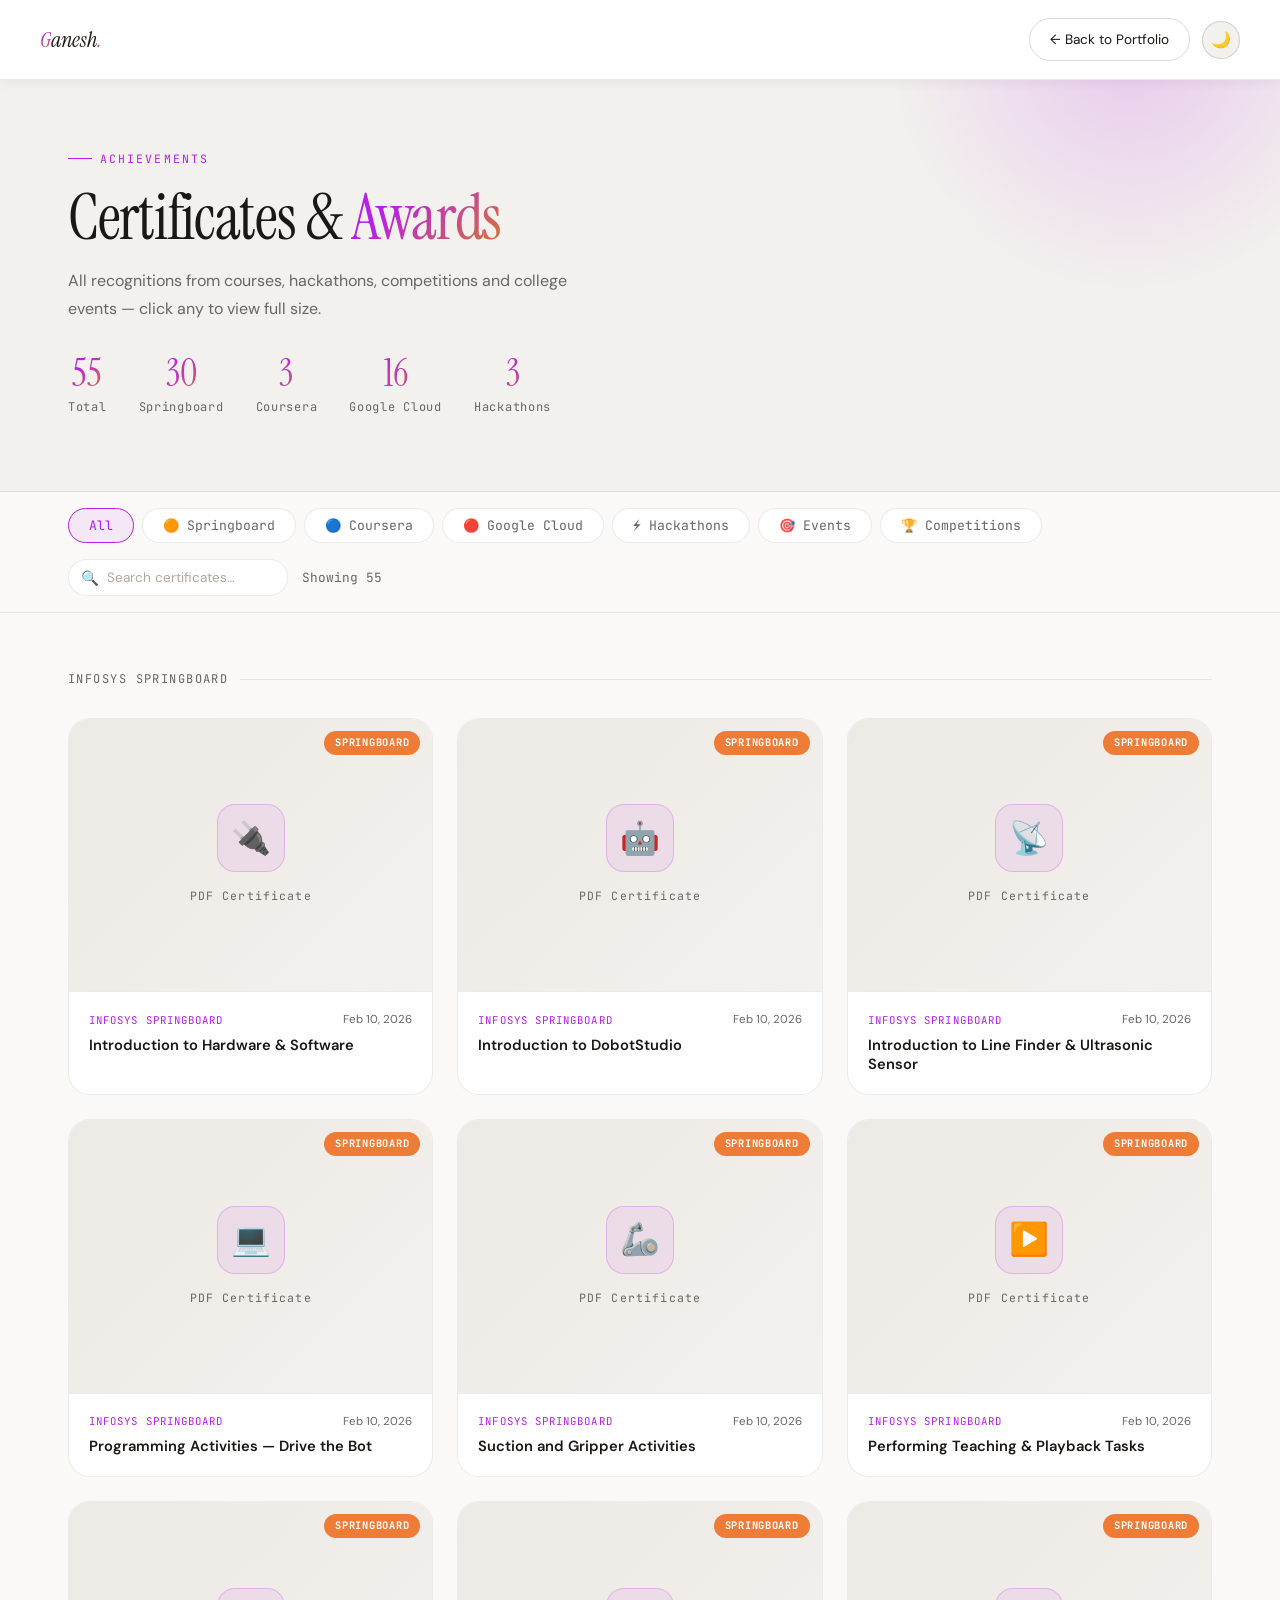
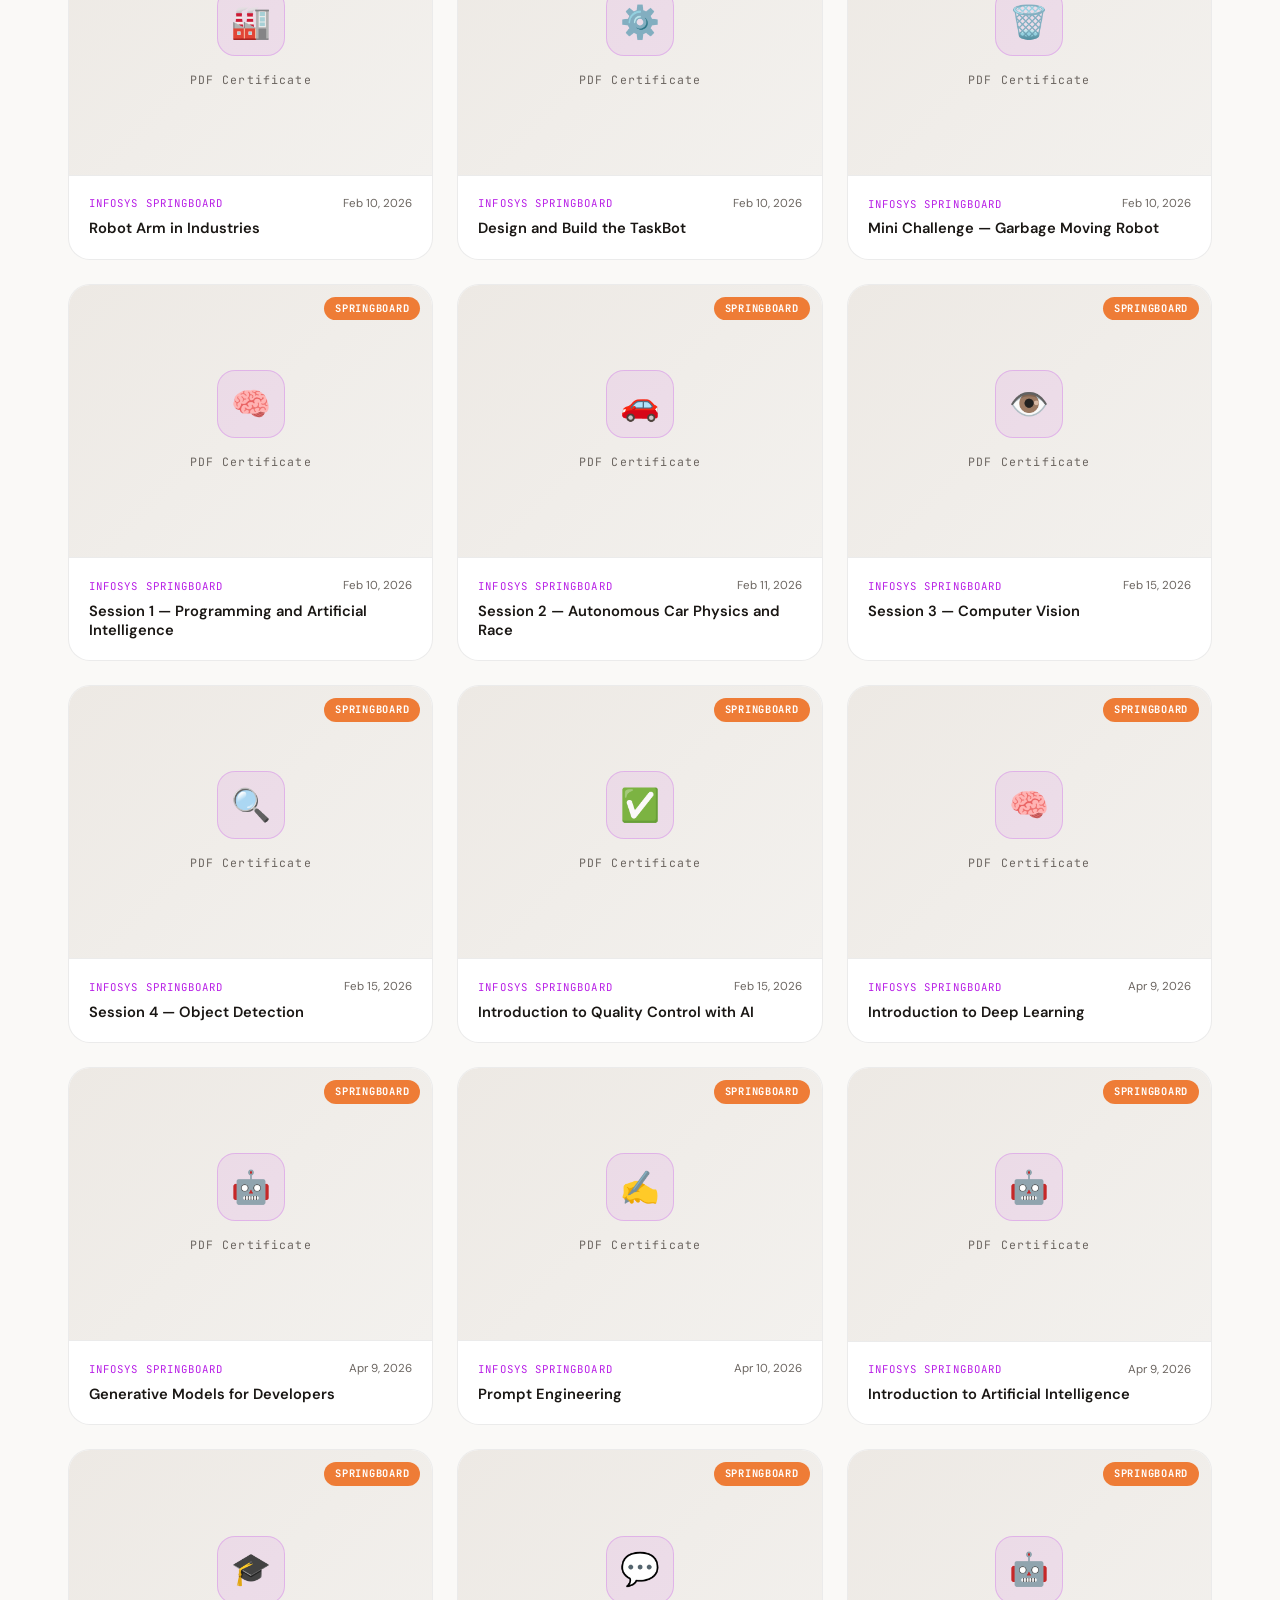
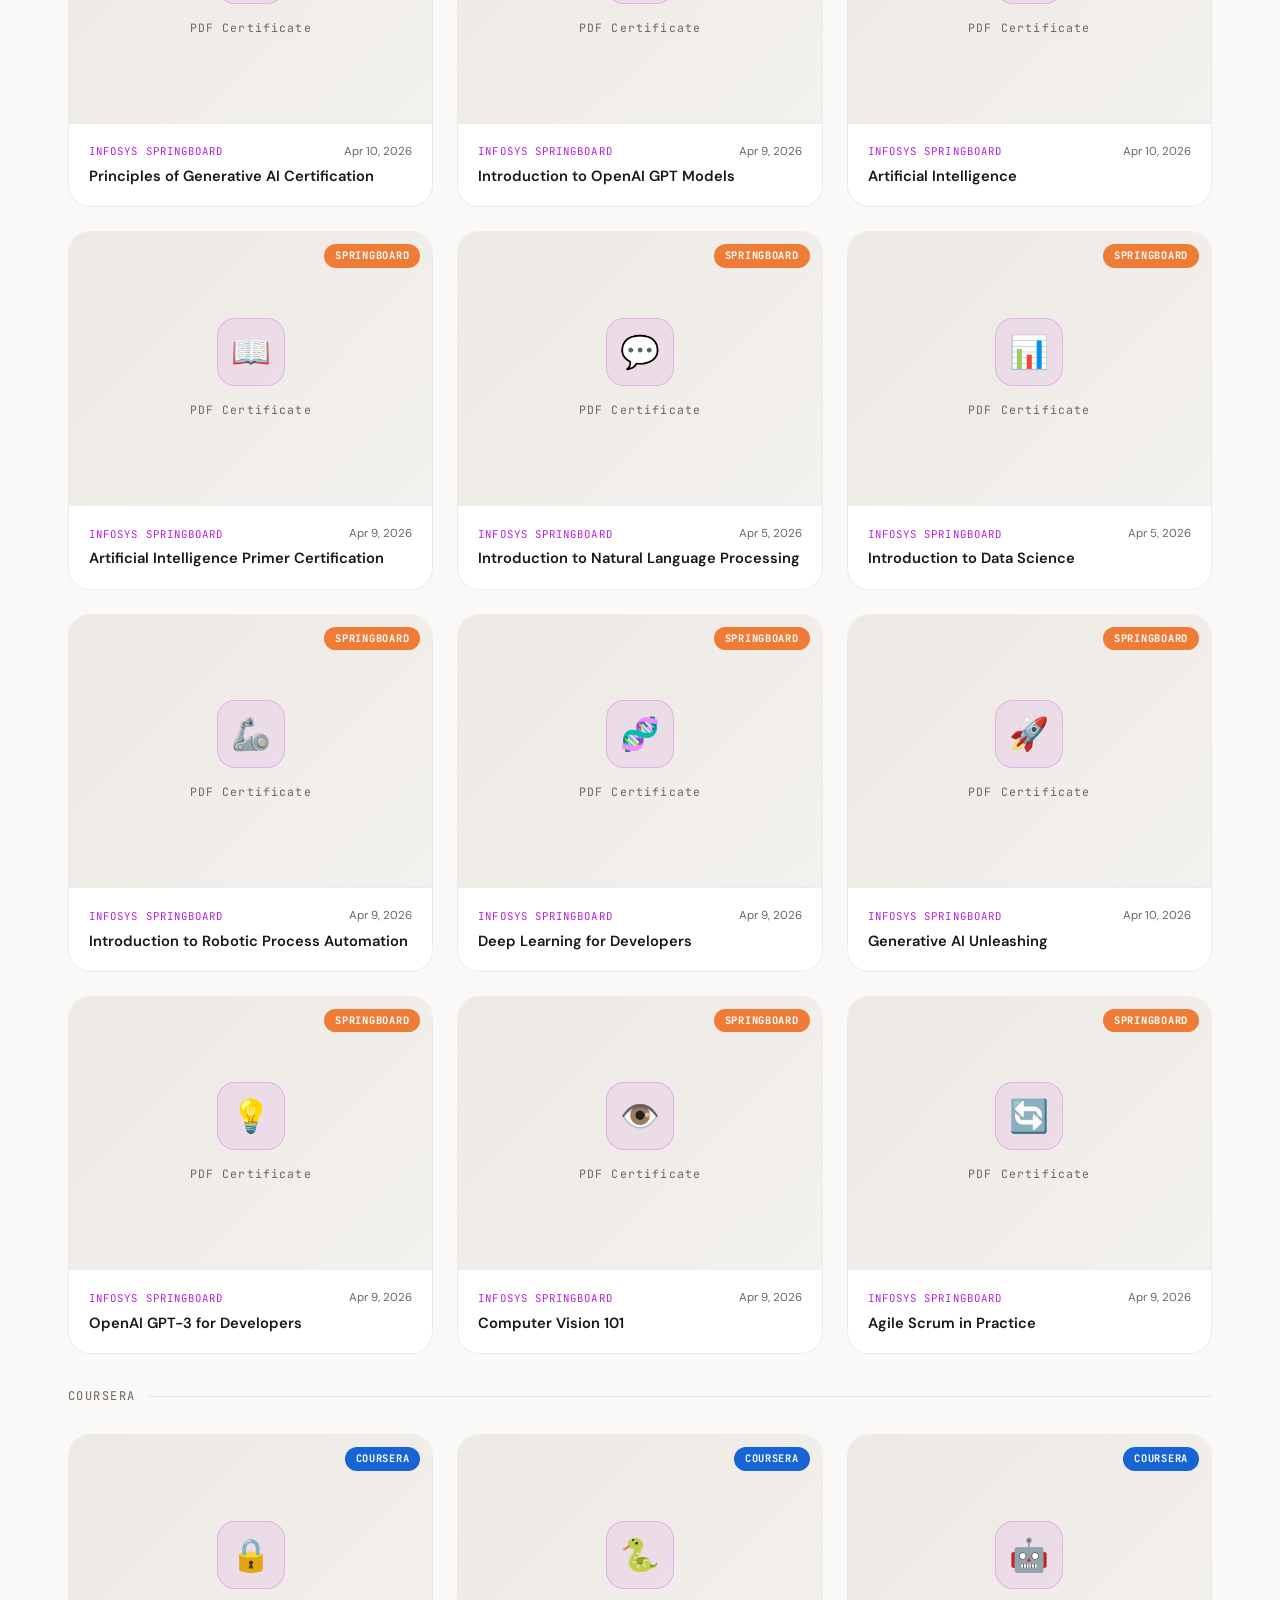
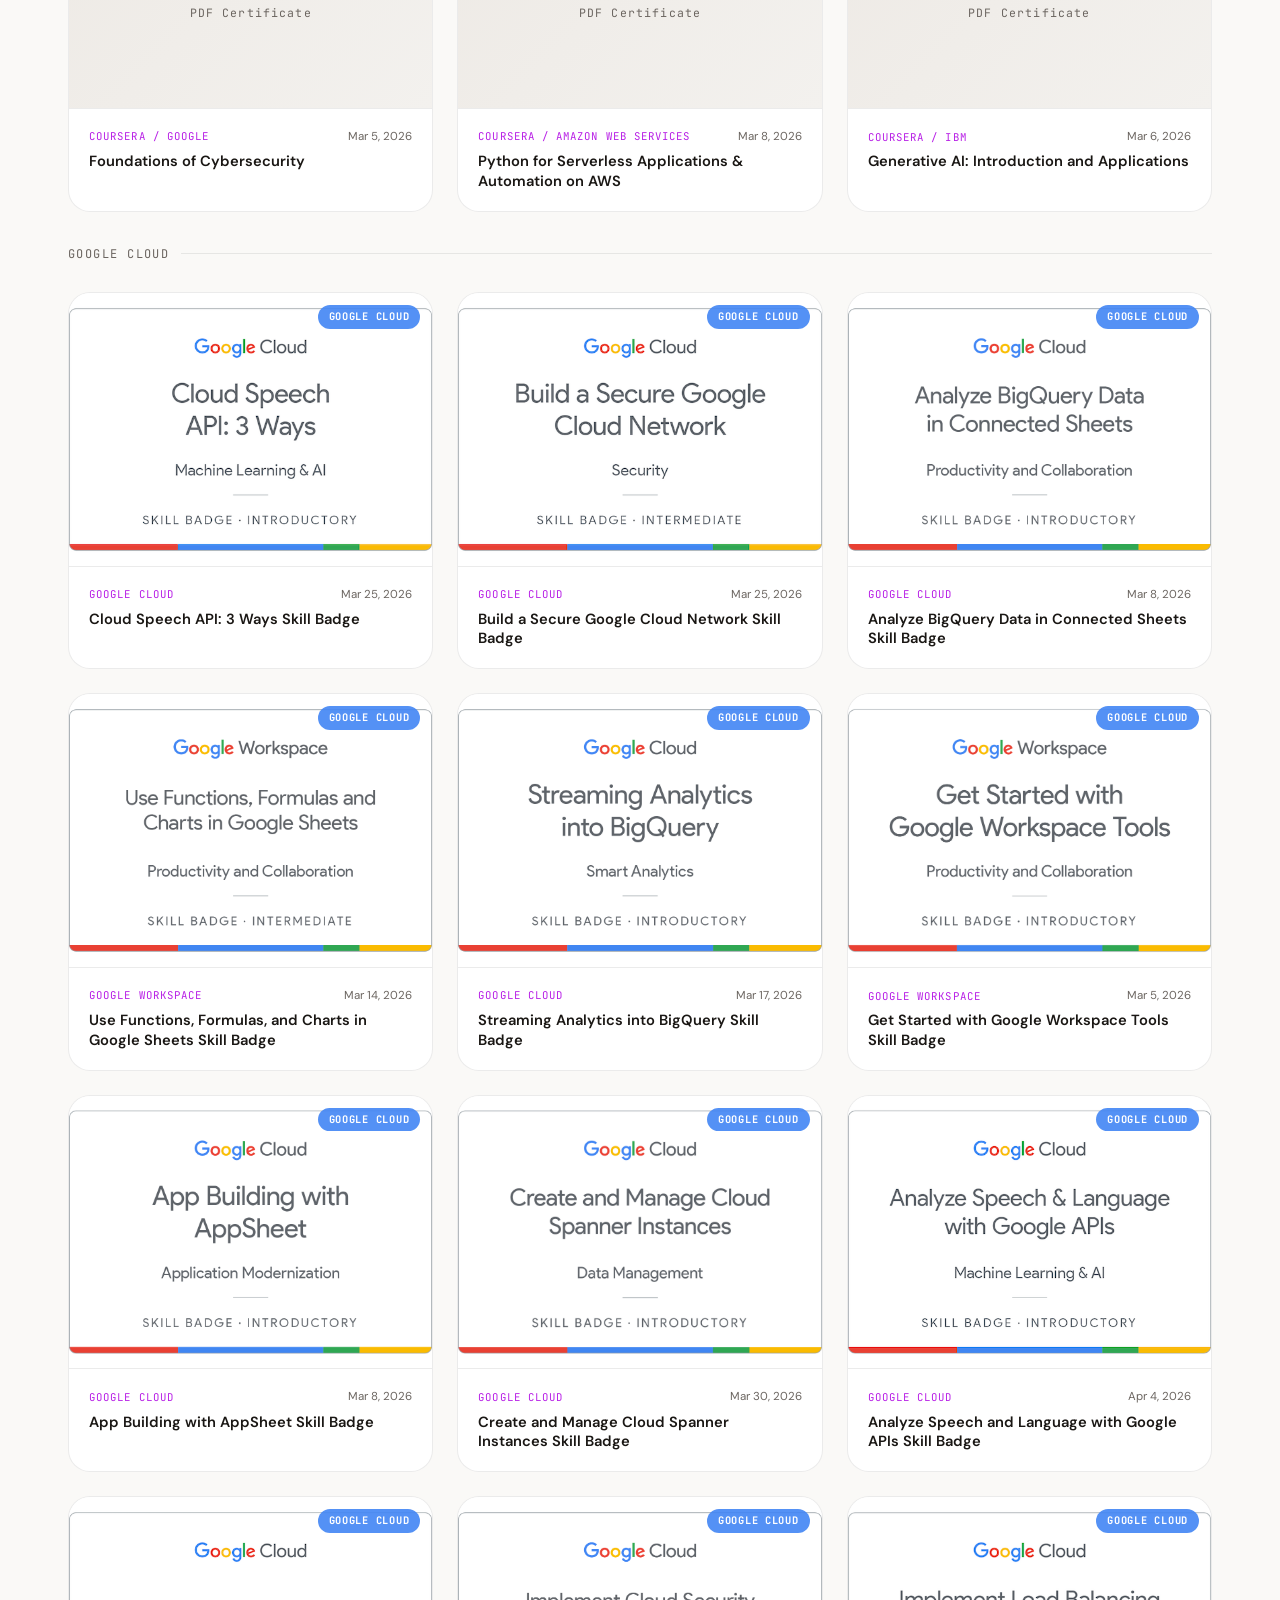
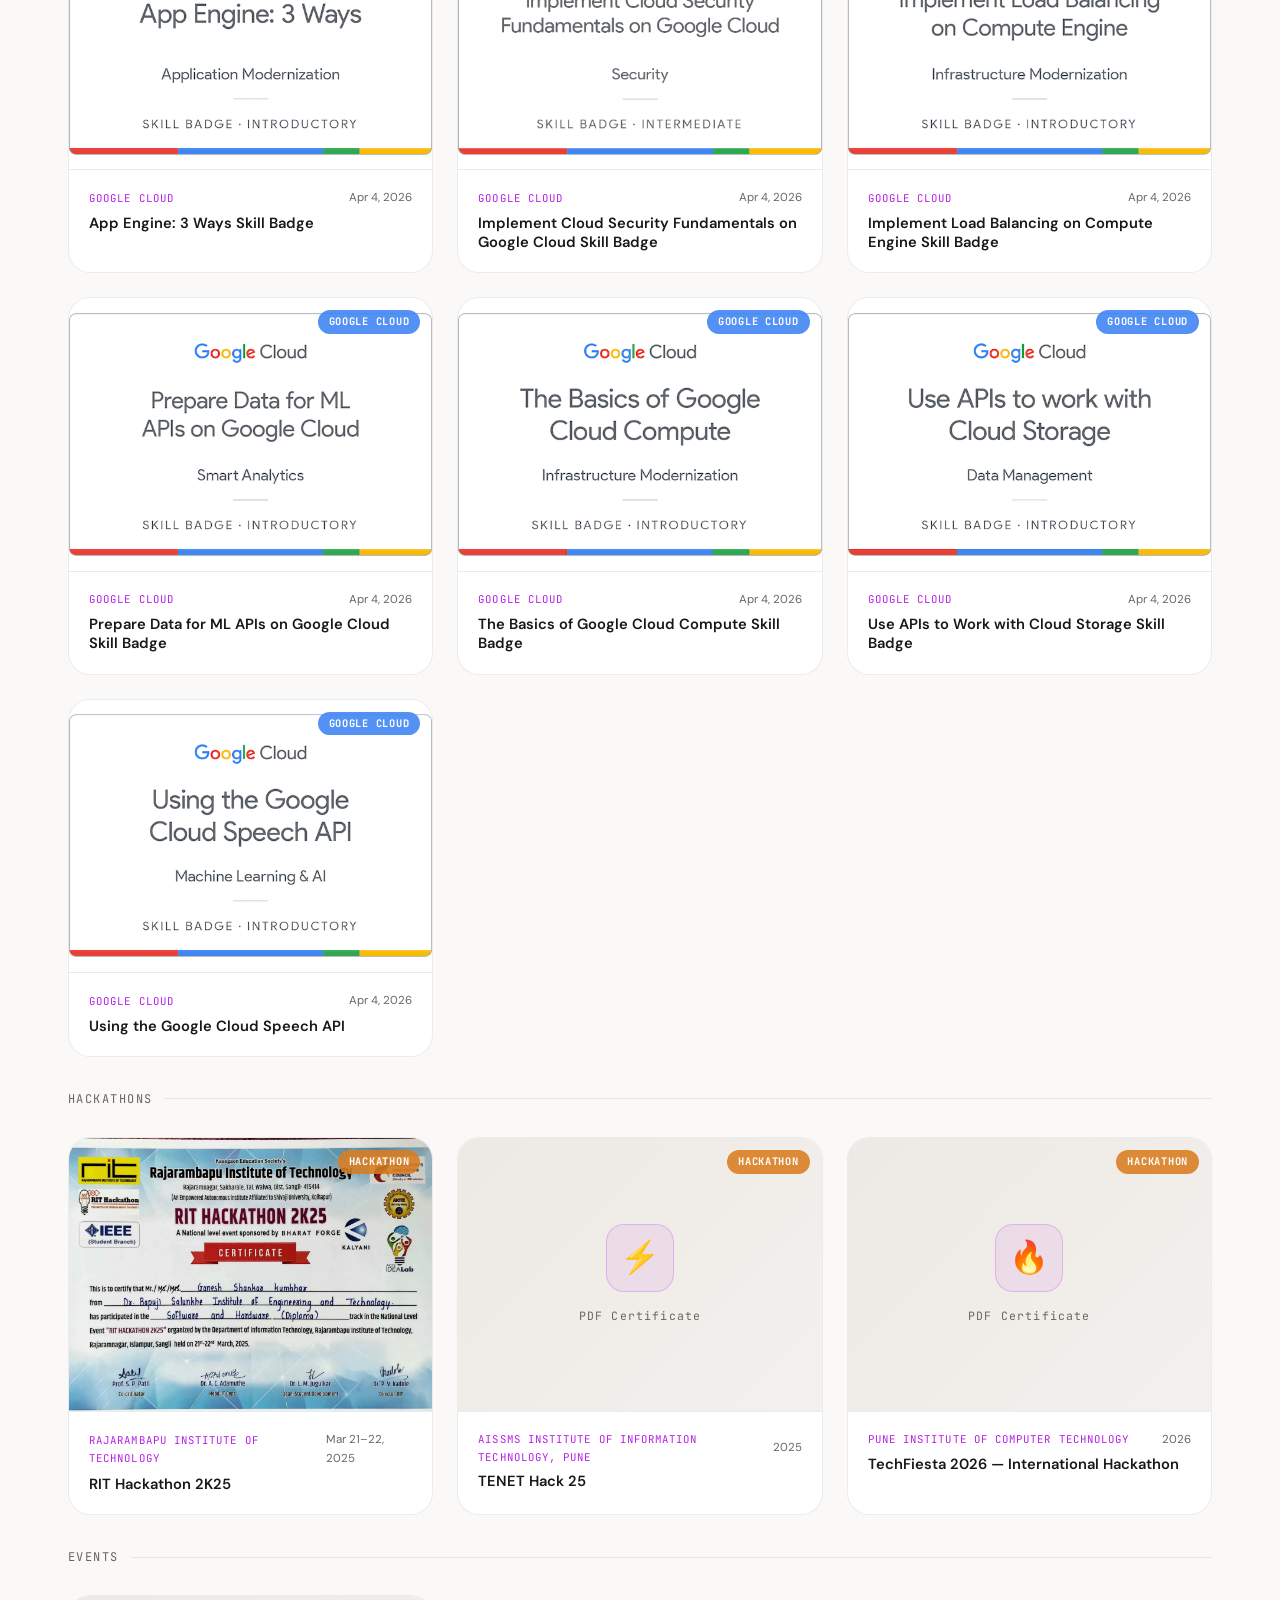
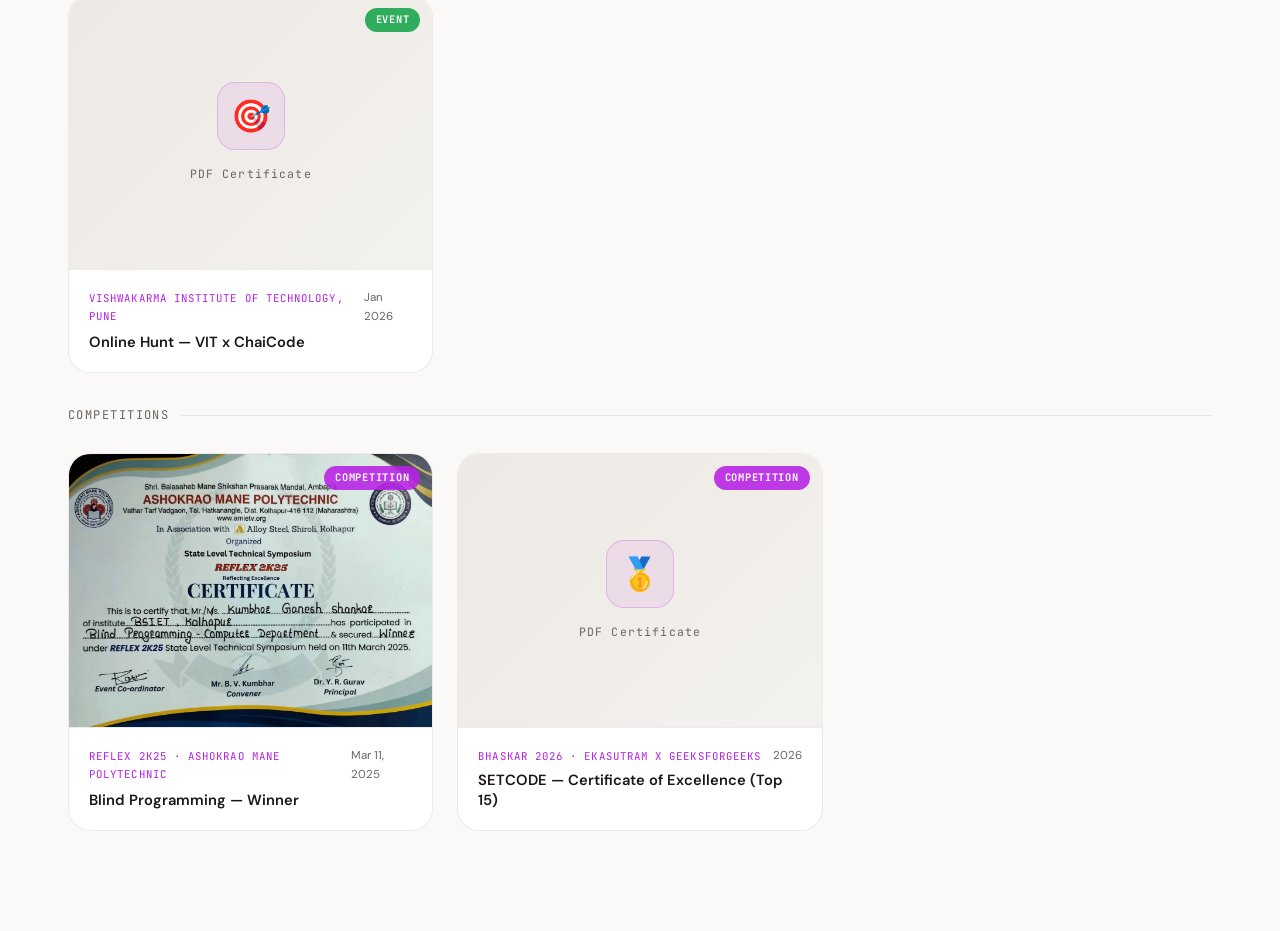
<file: certificates.html>
<!DOCTYPE html>
<html lang="en" data-theme="light">
<head>
  <meta charset="UTF-8" />
  <meta name="viewport" content="width=device-width, initial-scale=1.0" />
  <title>Certificates & Awards — Ganesh Kumbhar</title>
  <link rel="preconnect" href="https://fonts.googleapis.com" />
  <link rel="preconnect" href="https://fonts.gstatic.com" crossorigin />
  <link href="https://fonts.googleapis.com/css2?family=Instrument+Serif:ital@0;1&family=DM+Sans:ital,opsz,wght@0,9..40,300;0,9..40,400;0,9..40,500;0,9..40,600&family=JetBrains+Mono:wght@400;500&display=swap" rel="stylesheet" />
  <link rel="icon" type="image/svg+xml" href="data:image/svg+xml,<svg xmlns='http://www.w3.org/2000/svg' viewBox='0 0 100 100'><defs><linearGradient id='g' x1='0%25' y1='0%25' x2='100%25' y2='100%25'><stop offset='0%25' style='stop-color:%23b820e6'/><stop offset='100%25' style='stop-color:%23da7d20'/></linearGradient></defs><rect width='100' height='100' rx='22' fill='url(%23g)'/><text x='50' y='72' font-family='Georgia' font-size='62' font-weight='bold' fill='white' text-anchor='middle'>G</text></svg>" />

  <style>
  /* ══ TOKENS ══════════════════════════════════════════════ */
  :root {
    --bg:          #faf9f7;  --bg2: #f3f1ee;  --bg3: #ede9e4;
    --surface:     #ffffff;
    --border:      rgba(0,0,0,0.08);
    --border2:     rgba(0,0,0,0.15);
    --text:        #1a1714;  --text2: #6b6560;  --text3: #b0a99f;
    --accent:      #b820e6;  --accent2: #da7d20;
    --accent-soft: rgba(184,32,230,0.08);
    --accent-glow: rgba(184,32,230,0.18);
    --grad:        linear-gradient(135deg,#b820e6,#da7d20);
    --grad-text:   linear-gradient(135deg,#b820e6 30%,#da7d20);
    --shadow-sm:   0 2px 12px rgba(0,0,0,0.06);
    --shadow-md:   0 8px 32px rgba(0,0,0,0.10);
    --shadow-lg:   0 24px 60px rgba(0,0,0,0.13);
    --radius:      14px;  --radius-lg: 22px;  --radius-xl: 32px;
    --ease:        cubic-bezier(.4,0,.2,1);  --t: 0.28s;
  }
  [data-theme="dark"] {
    --bg:          #0e0c0a;  --bg2: #141210;  --bg3: #1c1916;
    --surface:     #1e1b17;
    --border:      rgba(255,255,255,0.07);
    --border2:     rgba(255,255,255,0.14);
    --text:        #f0ece6;  --text2: #9a9089;  --text3: #4a4540;
    --accent:      #d44aff;  --accent2: #ff8c30;
    --accent-soft: rgba(212,74,255,0.10);
    --accent-glow: rgba(212,74,255,0.22);
    --grad:        linear-gradient(135deg,#d44aff,#ff8c30);
    --grad-text:   linear-gradient(135deg,#d44aff 30%,#ff8c30);
    --shadow-sm:   0 2px 12px rgba(0,0,0,0.3);
    --shadow-md:   0 8px 32px rgba(0,0,0,0.4);
    --shadow-lg:   0 24px 60px rgba(0,0,0,0.55);
  }

  /* ══ RESET ═══════════════════════════════════════════════ */
  *,*::before,*::after{margin:0;padding:0;box-sizing:border-box}
  html{scroll-behavior:smooth}
  body{font-family:'DM Sans',sans-serif;background:var(--bg);color:var(--text);line-height:1.7;overflow-x:hidden;transition:background var(--t) var(--ease),color var(--t) var(--ease)}
  a{color:inherit;text-decoration:none}
  img{display:block;max-width:100%}
  button{font-family:inherit;cursor:pointer}
  ::-webkit-scrollbar{width:4px}
  ::-webkit-scrollbar-track{background:var(--bg)}
  ::-webkit-scrollbar-thumb{background:var(--accent);border-radius:2px}
  ::selection{background:var(--accent-soft);color:var(--accent)}

  /* ══ UTILS ═══════════════════════════════════════════════ */
  .container{max-width:1200px;margin:0 auto;padding:0 28px}
  .grad-text{background:var(--grad-text);-webkit-background-clip:text;-webkit-text-fill-color:transparent;background-clip:text}
  .reveal{opacity:0;transform:translateY(22px);transition:opacity .6s var(--ease),transform .6s var(--ease)}
  .reveal.in{opacity:1;transform:none}

  /* ══ NAV ═════════════════════════════════════════════════ */
  .nav{
    position:fixed;top:0;inset-inline:0;z-index:999;
    padding:18px 40px;
    display:flex;align-items:center;justify-content:space-between;
    background:var(--surface);
    border-bottom:1px solid var(--border);
    box-shadow:var(--shadow-sm);
    backdrop-filter:blur(16px);
    transition:all var(--t) var(--ease);
  }
  .nav-logo{font-family:'Instrument Serif',serif;font-size:1.4rem;font-style:italic;color:var(--text)}
  .nav-logo span{background:var(--grad-text);-webkit-background-clip:text;-webkit-text-fill-color:transparent;background-clip:text}
  .nav-right{display:flex;align-items:center;gap:12px}
  .back-btn{
    display:flex;align-items:center;gap:7px;
    padding:9px 20px;border-radius:50px;
    border:1.5px solid var(--border2);
    font-size:0.85rem;color:var(--text);
    transition:all var(--t) var(--ease);
  }
  .back-btn:hover{border-color:var(--accent);color:var(--accent);transform:translateX(-2px)}
  .theme-btn{
    width:38px;height:38px;border-radius:50%;
    border:1.5px solid var(--border2);background:var(--bg2);
    display:flex;align-items:center;justify-content:center;
    font-size:1rem;transition:all var(--t) var(--ease);color:var(--text2);
  }
  .theme-btn:hover{border-color:var(--accent);transform:rotate(20deg)}

  /* ══ HERO BANNER ═════════════════════════════════════════ */
  .page-hero{
    padding:140px 0 72px;
    background:var(--bg2);
    border-bottom:1px solid var(--border);
    position:relative;
    overflow:hidden;
  }
  .page-hero::before{
    content:'';position:absolute;top:-200px;right:-100px;
    width:500px;height:500px;border-radius:50%;
    background:radial-gradient(circle,var(--accent-glow),transparent 70%);
    pointer-events:none;
  }
  .page-hero-tag{
    display:inline-flex;align-items:center;gap:8px;
    font-family:'JetBrains Mono',monospace;font-size:0.72rem;
    color:var(--accent);letter-spacing:0.18em;text-transform:uppercase;
    margin-bottom:16px;
  }
  .page-hero-tag::before{content:'';display:inline-block;width:24px;height:1px;background:var(--accent)}
  .page-hero h1{
    font-family:'Instrument Serif',serif;
    font-size:clamp(2.4rem,5vw,4rem);
    font-weight:400;line-height:1.05;letter-spacing:-0.02em;
    margin-bottom:16px;
  }
  .page-hero p{color:var(--text2);font-size:1rem;max-width:500px;margin-bottom:32px}

  /* Stats row */
  .cert-stats{display:flex;gap:32px;flex-wrap:wrap}
  .cert-stat{text-align:center}
  .cert-stat-n{
    font-family:'Instrument Serif',serif;font-size:2.4rem;
    background:var(--grad-text);-webkit-background-clip:text;-webkit-text-fill-color:transparent;background-clip:text;
    display:block;line-height:1;
  }
  .cert-stat-l{font-size:0.75rem;color:var(--text2);font-family:'JetBrains Mono',monospace;letter-spacing:0.06em}

  /* ══ TOOLBAR ═════════════════════════════════════════════ */
  .toolbar{
    position:sticky;top:57px;z-index:100;
    background:var(--bg);
    border-bottom:1px solid var(--border);
    padding:16px 0;
    backdrop-filter:blur(12px);
  }
  .toolbar-inner{display:flex;align-items:center;justify-content:space-between;gap:16px;flex-wrap:wrap}

  .filter-tabs{display:flex;gap:8px;flex-wrap:wrap}
  .ftab{
    padding:8px 20px;border-radius:50px;
    border:1.5px solid var(--border);background:var(--surface);
    font-size:0.82rem;font-family:'JetBrains Mono',monospace;
    color:var(--text2);transition:all var(--t) var(--ease);
  }
  .ftab.active,.ftab:hover{background:var(--accent-soft);border-color:var(--accent);color:var(--accent)}

  .search-wrap{position:relative}
  .search-input{
    padding:9px 16px 9px 38px;
    border:1.5px solid var(--border);border-radius:50px;
    background:var(--surface);color:var(--text);
    font-family:'DM Sans',sans-serif;font-size:0.85rem;
    width:220px;outline:none;
    transition:all var(--t) var(--ease);
  }
  .search-input:focus{border-color:var(--accent);box-shadow:0 0 0 3px var(--accent-soft);width:260px}
  .search-input::placeholder{color:var(--text3)}
  .search-icon{position:absolute;left:13px;top:50%;transform:translateY(-50%);font-size:0.9rem;pointer-events:none;color:var(--text3)}

  .count-label{font-size:0.8rem;color:var(--text2);font-family:'JetBrains Mono',monospace;white-space:nowrap}

  /* ══ GALLERY ═════════════════════════════════════════════ */
  .gallery-section{padding:48px 0 100px}

  .cert-gallery{
    display:grid;
    grid-template-columns:repeat(auto-fill,minmax(290px,1fr));
    gap:24px;
  }

  /* Category group headers */
  .cert-group-label{
    grid-column:1/-1;
    display:flex;align-items:center;gap:12px;
    padding:8px 0 4px;
    font-family:'JetBrains Mono',monospace;font-size:0.75rem;
    color:var(--text2);letter-spacing:0.12em;text-transform:uppercase;
  }
  .cert-group-label::after{content:'';flex:1;height:1px;background:var(--border)}

  /* ── Tile ── */
  .cert-tile{
    background:var(--surface);
    border:1.5px solid var(--border);
    border-radius:var(--radius-lg);
    overflow:hidden;cursor:pointer;
    transition:all var(--t) var(--ease);
    position:relative;
  }
  .cert-tile:hover{border-color:var(--accent);transform:translateY(-6px);box-shadow:var(--shadow-lg)}

  /* Thumbnail area */
  .cert-thumb{
    width:100%;aspect-ratio:4/3;
    background:var(--bg3);
    display:flex;align-items:center;justify-content:center;
    position:relative;overflow:hidden;
  }
  .cert-thumb img{
    width:100%;height:100%;object-fit:cover;
    transition:transform 0.4s var(--ease);
  }
  .cert-tile:hover .cert-thumb img{transform:scale(1.06)}

  /* PDF thumb */
  .thumb-pdf{
    width:100%;height:100%;
    display:flex;flex-direction:column;align-items:center;justify-content:center;gap:14px;
    background:linear-gradient(135deg,var(--bg3),var(--bg2));
  }
  .thumb-pdf-icon{
    width:68px;height:68px;border-radius:18px;
    background:var(--accent-soft);border:1.5px solid rgba(184,32,230,0.22);
    display:flex;align-items:center;justify-content:center;font-size:2rem;
  }
  .thumb-pdf span{font-size:0.72rem;color:var(--text2);font-family:'JetBrains Mono',monospace;letter-spacing:0.1em}

  /* No-file placeholder */
  .thumb-placeholder{
    width:100%;height:100%;
    display:flex;flex-direction:column;align-items:center;justify-content:center;gap:10px;
  }
  .thumb-placeholder .ph-emoji{font-size:2.8rem;opacity:.45}
  .thumb-placeholder span{font-size:0.7rem;color:var(--text3);font-family:'JetBrains Mono',monospace}

  /* Hover overlay */
  .thumb-overlay{
    position:absolute;inset:0;
    background:rgba(0,0,0,0.48);
    display:flex;align-items:center;justify-content:center;
    opacity:0;transition:opacity var(--t) var(--ease);
  }
  .cert-tile:hover .thumb-overlay{opacity:1}
  .view-pill{
    padding:10px 26px;background:#fff;color:#000;
    border-radius:50px;font-size:0.85rem;font-weight:700;
    display:flex;align-items:center;gap:6px;
    transform:translateY(8px);transition:transform var(--t) var(--ease);
  }
  .cert-tile:hover .view-pill{transform:translateY(0)}

  /* Ribbon badge */
  .ribbon{
    position:absolute;top:12px;right:12px;
    padding:3px 11px;border-radius:50px;
    font-size:0.65rem;font-family:'JetBrains Mono',monospace;
    font-weight:700;text-transform:uppercase;letter-spacing:0.07em;
  }
  .ribbon.springboard  {background:rgba(239,113,35,.9);color:#fff}
  .ribbon.coursera     {background:rgba(0,86,210,.9);color:#fff}
  .ribbon.google       {background:rgba(66,133,244,.9);color:#fff}
  .ribbon.hackathon    {background:rgba(218,125,32,.88);color:#fff}
  .ribbon.event        {background:rgba(22,163,74,.88);color:#fff}
  .ribbon.competition  {background:rgba(184,32,230,.88);color:#fff}

  /* Info bar */
  .cert-info{padding:18px 20px 20px;border-top:1px solid var(--border)}
  .cert-meta{display:flex;align-items:center;justify-content:space-between;margin-bottom:6px}
  .cert-issuer{font-family:'JetBrains Mono',monospace;font-size:0.67rem;color:var(--accent);letter-spacing:0.1em;text-transform:uppercase}
  .cert-date{font-size:0.72rem;color:var(--text2)}
  .cert-name{font-weight:600;font-size:0.92rem;color:var(--text);line-height:1.3}

  /* empty state */
  .empty-state{
    grid-column:1/-1;text-align:center;
    padding:80px 20px;color:var(--text2);
  }
  .empty-state-icon{font-size:3rem;margin-bottom:16px}
  .empty-state h3{font-family:'Instrument Serif',serif;font-size:1.4rem;margin-bottom:8px;color:var(--text)}

  /* ══ LIGHTBOX ════════════════════════════════════════════ */
  .lightbox{
    position:fixed;inset:0;z-index:9000;
    background:rgba(0,0,0,0.93);
    display:flex;align-items:center;justify-content:center;
    padding:20px;
    opacity:0;pointer-events:none;
    transition:opacity 0.22s var(--ease);
  }
  .lightbox.open{opacity:1;pointer-events:all}

  .lb-box{
    position:relative;
    max-width:920px;width:100%;max-height:92vh;
    background:var(--surface);border-radius:var(--radius-xl);
    overflow:hidden;display:flex;flex-direction:column;
    transform:scale(0.93);transition:transform 0.26s var(--ease);
    box-shadow:0 40px 100px rgba(0,0,0,0.65);
  }
  .lightbox.open .lb-box{transform:scale(1)}

  /* Header */
  .lb-head{
    display:flex;align-items:flex-start;justify-content:space-between;gap:16px;
    padding:22px 24px 14px;flex-shrink:0;
    border-bottom:1px solid var(--border);
  }
  .lb-issuer-tag{font-family:'JetBrains Mono',monospace;font-size:0.68rem;color:var(--accent);letter-spacing:0.12em;text-transform:uppercase}
  .lb-title{font-family:'Instrument Serif',serif;font-size:1.35rem;color:var(--text);margin-top:3px}
  .lb-head-right{display:flex;align-items:center;gap:8px;flex-shrink:0}
  .lb-verify{
    display:flex;align-items:center;gap:6px;
    padding:8px 18px;border-radius:50px;
    background:rgba(34,197,94,0.12);color:#16a34a;
    border:1.5px solid rgba(34,197,94,0.3);
    font-size:0.82rem;font-weight:600;
    transition:all var(--t) var(--ease);
  }
  [data-theme="dark"] .lb-verify{color:#4ade80;border-color:rgba(74,222,128,0.3);background:rgba(74,222,128,0.08)}
  .lb-verify:hover{transform:translateY(-1px);box-shadow:0 4px 14px rgba(34,197,94,0.2)}
  .lb-download{
    display:flex;align-items:center;gap:6px;
    padding:8px 18px;border-radius:50px;
    background:var(--grad);color:#fff;
    font-size:0.82rem;font-weight:600;
    transition:all var(--t) var(--ease);
  }
  .lb-download:hover{transform:translateY(-1px);box-shadow:0 6px 20px var(--accent-glow)}
  .lb-close{
    width:36px;height:36px;border-radius:50%;
    border:1.5px solid var(--border2);background:var(--bg2);
    color:var(--text2);display:flex;align-items:center;justify-content:center;
    font-size:1rem;cursor:pointer;transition:all var(--t) var(--ease);
  }
  .lb-close:hover{background:var(--accent);color:#fff;border-color:var(--accent)}

  /* Body */
  .lb-body{
    flex:1;overflow:auto;
    padding:20px 24px;
    display:flex;align-items:center;justify-content:center;
    min-height:300px;
  }
  .lb-body img{
    max-width:100%;max-height:62vh;
    border-radius:var(--radius);object-fit:contain;
    box-shadow:var(--shadow-md);
  }
  .lb-pdf{width:100%;height:62vh;border:none;border-radius:var(--radius)}

  /* Footer nav */
  .lb-foot{
    display:flex;align-items:center;justify-content:space-between;
    padding:14px 24px;border-top:1px solid var(--border);flex-shrink:0;
  }
  .lb-nav-btn{
    display:flex;align-items:center;gap:6px;
    padding:9px 20px;border-radius:50px;
    border:1.5px solid var(--border2);background:var(--surface);
    font-size:0.83rem;color:var(--text2);cursor:pointer;
    transition:all var(--t) var(--ease);
  }
  .lb-nav-btn:hover:not(:disabled){border-color:var(--accent);color:var(--accent)}
  .lb-nav-btn:disabled{opacity:0.3;cursor:not-allowed}
  .lb-counter{font-family:'JetBrains Mono',monospace;font-size:0.78rem;color:var(--text2)}

  /* ══ RESPONSIVE ══════════════════════════════════════════ */
  @media(max-width:768px){
    .nav{padding:14px 20px}
    .toolbar-inner{flex-direction:column;align-items:flex-start;gap:12px}
    .search-input{width:100%}
    .search-input:focus{width:100%}
    .cert-gallery{grid-template-columns:repeat(auto-fill,minmax(240px,1fr))}
    .lb-head{flex-direction:column}
    .lb-head-right{width:100%;justify-content:flex-end}
  }
  @media(max-width:480px){
    .cert-gallery{grid-template-columns:1fr 1fr}
    .cert-stats{gap:20px}
  }
  </style>
</head>
<body>

<!-- ── NAV ───────────────────────────────────────── -->
<header class="nav">
  <a href="index.html" class="nav-logo"><span>G</span>anesh<span>.</span></a>
  <div class="nav-right">
    <a href="index.html" class="back-btn">← Back to Portfolio</a>
    <button class="theme-btn" id="themeBtn">🌙</button>
  </div>
</header>

<!-- ── PAGE HERO ─────────────────────────────────── -->
<div class="page-hero">
  <div class="container">
    <div class="page-hero-tag">Achievements</div>
    <h1>Certificates &amp; <span class="grad-text">Awards</span></h1>
    <p>All recognitions from courses, hackathons, competitions and college events — click any to view full size.</p>
    <div class="cert-stats">
      <div class="cert-stat"><span class="cert-stat-n" id="totalCount">0</span><span class="cert-stat-l">Total</span></div>
      <div class="cert-stat"><span class="cert-stat-n" id="sbCount">0</span><span class="cert-stat-l">Springboard</span></div>
      <div class="cert-stat"><span class="cert-stat-n" id="courseraCount">0</span><span class="cert-stat-l">Coursera</span></div>
      <div class="cert-stat"><span class="cert-stat-n" id="googleCount">0</span><span class="cert-stat-l">Google Cloud</span></div>
      <div class="cert-stat"><span class="cert-stat-n" id="hackCount">0</span><span class="cert-stat-l">Hackathons</span></div>
    </div>
  </div>
</div>

<!-- ── TOOLBAR ───────────────────────────────────── -->
<div class="toolbar">
  <div class="container">
    <div class="toolbar-inner">
      <div class="filter-tabs" id="filterTabs">
        <button class="ftab active" data-filter="all">All</button>
        <button class="ftab" data-filter="springboard">🟠 Springboard</button>
        <button class="ftab" data-filter="coursera">🔵 Coursera</button>
        <button class="ftab" data-filter="google">🔴 Google Cloud</button>
        <button class="ftab" data-filter="hackathon">⚡ Hackathons</button>
        <button class="ftab" data-filter="event">🎯 Events</button>
        <button class="ftab" data-filter="competition">🏆 Competitions</button>
      </div>
      <div style="display:flex;align-items:center;gap:14px">
        <div class="search-wrap">
          <span class="search-icon">🔍</span>
          <input type="text" class="search-input" id="searchInput" placeholder="Search certificates…" />
        </div>
        <span class="count-label" id="countLabel">Showing 0</span>
      </div>
    </div>
  </div>
</div>

<!-- ── GALLERY ───────────────────────────────────── -->
<div class="gallery-section">
  <div class="container">
    <div class="cert-gallery" id="certGallery">
      <!-- rendered by JS -->
    </div>
  </div>
</div>

<!-- ── LIGHTBOX ──────────────────────────────────── -->
<div class="lightbox" id="lightbox">
  <div class="lb-box">
    <div class="lb-head">
      <div class="lb-title-wrap">
        <div class="lb-issuer-tag" id="lbIssuer"></div>
        <div class="lb-title" id="lbTitle"></div>
      </div>
      <div class="lb-head-right">
        <a href="#" class="lb-verify" id="lbVerify" target="_blank" rel="noopener" style="display:none">✓ Verify</a>
        <a href="#" class="lb-download" id="lbDownload" download>↓ Download</a>
        <button class="lb-close" id="lbClose">✕</button>
      </div>
    </div>
    <div class="lb-body" id="lbBody"></div>
    <div class="lb-foot">
      <button class="lb-nav-btn" id="lbPrev">← Prev</button>
      <span class="lb-counter" id="lbCounter"></span>
      <button class="lb-nav-btn" id="lbNext">Next →</button>
    </div>
  </div>
</div>

<script>
/* ════════════════════════════════════════════════════════════
   CERTIFICATES DATA
   ════════════════════════════════════════════════════════════ */
const CERTIFICATES = [

  // ── INFOSYS SPRINGBOARD — ROBOTICS / DOBOT (root-level PDFs) ──
  { name:"Introduction to Hardware & Software",
    issuer:"Infosys Springboard", date:"Feb 10, 2026", category:"springboard",
    file:"assets/certificates/fb19ee50-abc8-42c9-9aa2-d61047f1b77a.pdf", type:"pdf", emoji:"🔌" },

  { name:"Introduction to DobotStudio",
    issuer:"Infosys Springboard", date:"Feb 10, 2026", category:"springboard",
    file:"assets/certificates/9d2f3bf6-fa56-4d3c-bd09-54dcb688a573.pdf", type:"pdf", emoji:"🤖" },

  { name:"Introduction to Line Finder & Ultrasonic Sensor",
    issuer:"Infosys Springboard", date:"Feb 10, 2026", category:"springboard",
    file:"assets/certificates/01395ba8-1122-4c02-a45e-0b570861742b.pdf", type:"pdf", emoji:"📡" },

  { name:"Programming Activities — Drive the Bot",
    issuer:"Infosys Springboard", date:"Feb 10, 2026", category:"springboard",
    file:"assets/certificates/4e68d6aa-f9d9-437b-81a7-be006b5d7a54.pdf", type:"pdf", emoji:"💻" },

  { name:"Suction and Gripper Activities",
    issuer:"Infosys Springboard", date:"Feb 10, 2026", category:"springboard",
    file:"assets/certificates/7629a579-461d-44b0-a54c-0fa83e1f9a77.pdf", type:"pdf", emoji:"🦾" },

  { name:"Performing Teaching & Playback Tasks",
    issuer:"Infosys Springboard", date:"Feb 10, 2026", category:"springboard",
    file:"assets/certificates/ced9f6b4-4d2a-41b0-88b3-05bdcecce5d4.pdf", type:"pdf", emoji:"▶️" },

  { name:"Robot Arm in Industries",
    issuer:"Infosys Springboard", date:"Feb 10, 2026", category:"springboard",
    file:"assets/certificates/9f26fb10-0e42-4bc0-a3c1-38754a589a91.pdf", type:"pdf", emoji:"🏭" },

  { name:"Design and Build the TaskBot",
    issuer:"Infosys Springboard", date:"Feb 10, 2026", category:"springboard",
    file:"assets/certificates/62a3879d-8330-451e-a458-6778b91932ed.pdf", type:"pdf", emoji:"⚙️" },

  { name:"Mini Challenge — Garbage Moving Robot",
    issuer:"Infosys Springboard", date:"Feb 10, 2026", category:"springboard",
    file:"assets/certificates/77e4c32e-cb63-48eb-92df-6eb275bcfd8d.pdf", type:"pdf", emoji:"🗑️" },

  { name:"Session 1 — Programming and Artificial Intelligence",
    issuer:"Infosys Springboard", date:"Feb 10, 2026", category:"springboard",
    file:"assets/certificates/91cfcf59-3121-4256-a6a0-05dea7fd720e.pdf", type:"pdf", emoji:"🧠" },

  { name:"Session 2 — Autonomous Car Physics and Race",
    issuer:"Infosys Springboard", date:"Feb 11, 2026", category:"springboard",
    file:"assets/certificates/0d23f0a6-4027-4cfb-8fca-58deffffca71.pdf", type:"pdf", emoji:"🚗" },

  { name:"Session 3 — Computer Vision",
    issuer:"Infosys Springboard", date:"Feb 15, 2026", category:"springboard",
    file:"assets/certificates/6bf603cf-d1c0-48ad-ae2c-16d1e60ac868.pdf", type:"pdf", emoji:"👁️" },

  { name:"Session 4 — Object Detection",
    issuer:"Infosys Springboard", date:"Feb 15, 2026", category:"springboard",
    file:"assets/certificates/c459a658-c5ee-4768-aff8-29eed4f41b7a.pdf", type:"pdf", emoji:"🔍" },

  { name:"Introduction to Quality Control with AI",
    issuer:"Infosys Springboard", date:"Feb 15, 2026", category:"springboard",
    file:"assets/certificates/f8262c94-da0d-4831-9eb9-ff8840fa110b.pdf", type:"pdf", emoji:"✅" },

  // ── INFOSYS SPRINGBOARD — AI INTERNSHIP (internship AI folder) ──
  { name:"Introduction to Deep Learning",
    issuer:"Infosys Springboard", date:"Apr 9, 2026", category:"springboard",
    file:"assets/certificates/internship AI/1aa3d29d-e70b-4efd-969f-ff02d252a017.pdf", type:"pdf", emoji:"🧠" },

  { name:"Generative Models for Developers",
    issuer:"Infosys Springboard", date:"Apr 9, 2026", category:"springboard",
    file:"assets/certificates/internship AI/1fb736e6-2d46-4f2a-9100-e735b1bf43f3.pdf", type:"pdf", emoji:"🤖" },

  { name:"Prompt Engineering",
    issuer:"Infosys Springboard", date:"Apr 10, 2026", category:"springboard",
    file:"assets/certificates/internship AI/4fb0e3e5-aff6-48e7-b829-f16f4f8a9160.pdf", type:"pdf", emoji:"✍️" },

  { name:"Introduction to Artificial Intelligence",
    issuer:"Infosys Springboard", date:"Apr 9, 2026", category:"springboard",
    file:"assets/certificates/internship AI/50837b12-78a2-44d9-b069-2b7d2d9b5d3c.pdf", type:"pdf", emoji:"🤖" },

  { name:"Principles of Generative AI Certification",
    issuer:"Infosys Springboard", date:"Apr 10, 2026", category:"springboard",
    file:"assets/certificates/internship AI/71118d56-47c2-4840-b0f6-bd361925d11b.pdf", type:"pdf", emoji:"🎓" },

  { name:"Introduction to OpenAI GPT Models",
    issuer:"Infosys Springboard", date:"Apr 9, 2026", category:"springboard",
    file:"assets/certificates/internship AI/9b7e05ef-755b-4130-999c-f77198198df0.pdf", type:"pdf", emoji:"💬" },

  { name:"Artificial Intelligence",
    issuer:"Infosys Springboard", date:"Apr 10, 2026", category:"springboard",
    file:"assets/certificates/internship AI/ab90548d-b923-4ad6-b4ed-39553ddc85af.pdf", type:"pdf", emoji:"🤖" },

  { name:"Artificial Intelligence Primer Certification",
    issuer:"Infosys Springboard", date:"Apr 9, 2026", category:"springboard",
    file:"assets/certificates/internship AI/b06557b9-e127-4c80-a537-26541b31bbbd.pdf", type:"pdf", emoji:"📖" },

  { name:"Introduction to Natural Language Processing",
    issuer:"Infosys Springboard", date:"Apr 5, 2026", category:"springboard",
    file:"assets/certificates/internship AI/bc0069b8-de52-45e8-bb1d-eb264b5b6734.pdf", type:"pdf", emoji:"💬" },

  { name:"Introduction to Data Science",
    issuer:"Infosys Springboard", date:"Apr 5, 2026", category:"springboard",
    file:"assets/certificates/internship AI/c9161795-590b-4d90-aac0-33a2056f6909.pdf", type:"pdf", emoji:"📊" },

  { name:"Introduction to Robotic Process Automation",
    issuer:"Infosys Springboard", date:"Apr 9, 2026", category:"springboard",
    file:"assets/certificates/internship AI/08306283-f839-4511-9931-036a9863a83e.pdf", type:"pdf", emoji:"🦾" },

  { name:"Deep Learning for Developers",
    issuer:"Infosys Springboard", date:"Apr 9, 2026", category:"springboard",
    file:"assets/certificates/internship AI/19276fc7-e6ea-459d-9af1-41ca1f5c140c.pdf", type:"pdf", emoji:"🧬" },

  { name:"Generative AI Unleashing",
    issuer:"Infosys Springboard", date:"Apr 10, 2026", category:"springboard",
    file:"assets/certificates/internship AI/e28a6e52-779a-46db-b4e0-7c85e5af14de.pdf", type:"pdf", emoji:"🚀" },

  { name:"OpenAI GPT-3 for Developers",
    issuer:"Infosys Springboard", date:"Apr 9, 2026", category:"springboard",
    file:"assets/certificates/internship AI/e396b4fc-d171-465b-9b3b-fb9a99314a1a.pdf", type:"pdf", emoji:"💡" },

  { name:"Computer Vision 101",
    issuer:"Infosys Springboard", date:"Apr 9, 2026", category:"springboard",
    file:"assets/certificates/internship AI/f8fe723a-33c4-469d-b21c-13e9e1eacbc3.pdf", type:"pdf", emoji:"👁️" },

  { name:"Agile Scrum in Practice",
    issuer:"Infosys Springboard", date:"Apr 9, 2026", category:"springboard",
    file:"assets/certificates/internship AI/fa43a566-9258-45cc-ba41-4ca407d115d3.pdf", type:"pdf", emoji:"🔄" },

  // ── COURSERA ─────────────────────────────────────────────────
  { name:"Foundations of Cybersecurity",
    issuer:"Coursera / Google", date:"Mar 5, 2026", category:"coursera",
    file:"assets/certificates/Coursera 2M5XYC8GE4TY.pdf", type:"pdf", emoji:"🔒",
    verify:"https://coursera.org/verify/2M5XYC8GE4TY" },

  { name:"Python for Serverless Applications & Automation on AWS",
    issuer:"Coursera / Amazon Web Services", date:"Mar 8, 2026", category:"coursera",
    file:"assets/certificates/Coursera 2P3JM8KE1YGI.pdf", type:"pdf", emoji:"🐍",
    verify:"https://coursera.org/verify/2P3JM8KE1YGI" },

  { name:"Generative AI: Introduction and Applications",
    issuer:"Coursera / IBM", date:"Mar 6, 2026", category:"coursera",
    file:"assets/certificates/Coursera 6VVRKOBNHQ84.pdf", type:"pdf", emoji:"🤖",
    verify:"https://coursera.org/verify/6VVRKOBNHQ84" },

  // ── GOOGLE CLOUD ─────────────────────────────────────────────
  { name:"Cloud Speech API: 3 Ways Skill Badge",
    issuer:"Google Cloud", date:"Mar 25, 2026", category:"google",
    file:"assets/certificates/cloud-speech-api-3-ways-skill-badge.png", type:"image", emoji:"🎙️" },

  { name:"Build a Secure Google Cloud Network Skill Badge",
    issuer:"Google Cloud", date:"Mar 25, 2026", category:"google",
    file:"assets/certificates/build-a-secure-google-cloud-network-skill-badge.png", type:"image", emoji:"🔐" },

  { name:"Analyze BigQuery Data in Connected Sheets Skill Badge",
    issuer:"Google Cloud", date:"Mar 8, 2026", category:"google",
    file:"assets/certificates/google/analyze-bigquery-data-in-connected-sheets-skill-bad__1_.png", type:"image", emoji:"☁️" },

  { name:"Use Functions, Formulas, and Charts in Google Sheets Skill Badge",
    issuer:"Google Workspace", date:"Mar 14, 2026", category:"google",
    file:"assets/certificates/google/use-functions-formulas-and-charts-in-google-sheets-__1_.png", type:"image", emoji:"📊" },

  { name:"Streaming Analytics into BigQuery Skill Badge",
    issuer:"Google Cloud", date:"Mar 17, 2026", category:"google",
    file:"assets/certificates/google/streaming-analytics-into-bigquery-skill-badge__1_.png", type:"image", emoji:"📡" },

  { name:"Get Started with Google Workspace Tools Skill Badge",
    issuer:"Google Workspace", date:"Mar 5, 2026", category:"google",
    file:"assets/certificates/google/get-started-with-google-workspace-tools-skill-badge__2_.png", type:"image", emoji:"🔧" },

  { name:"App Building with AppSheet Skill Badge",
    issuer:"Google Cloud", date:"Mar 8, 2026", category:"google",
    file:"assets/certificates/google/app-building-with-appsheet-skill-badge__1_.png", type:"image", emoji:"📱" },

  { name:"Create and Manage Cloud Spanner Instances Skill Badge",
    issuer:"Google Cloud", date:"Mar 30, 2026", category:"google",
    file:"assets/certificates/google/create-and-manage-cloud-spanner-instances-skill-bad.png", type:"image", emoji:"💾" },

  { name:"Analyze Speech and Language with Google APIs Skill Badge",
    issuer:"Google Cloud", date:"Apr 4, 2026", category:"google",
    file:"assets/certificates/google/analyze-speech-and-language-with-google-apis-skill-.png", type:"image", emoji:"🎙️" },

  { name:"App Engine: 3 Ways Skill Badge",
    issuer:"Google Cloud", date:"Apr 4, 2026", category:"google",
    file:"assets/certificates/google/app-engine-3-ways-skill-badge.png", type:"image", emoji:"🚀" },

  { name:"Implement Cloud Security Fundamentals on Google Cloud Skill Badge",
    issuer:"Google Cloud", date:"Apr 4, 2026", category:"google",
    file:"assets/certificates/google/implement-cloud-security-fundamentals-on-google-clo.png", type:"image", emoji:"🛡️" },

  { name:"Implement Load Balancing on Compute Engine Skill Badge",
    issuer:"Google Cloud", date:"Apr 4, 2026", category:"google",
    file:"assets/certificates/google/implement-load-balancing-on-compute-engine-skill-ba.png", type:"image", emoji:"⚖️" },

  { name:"Prepare Data for ML APIs on Google Cloud Skill Badge",
    issuer:"Google Cloud", date:"Apr 4, 2026", category:"google",
    file:"assets/certificates/google/prepare-data-for-ml-apis-on-google-cloud-skill-badg.png", type:"image", emoji:"🤖" },

  { name:"The Basics of Google Cloud Compute Skill Badge",
    issuer:"Google Cloud", date:"Apr 4, 2026", category:"google",
    file:"assets/certificates/google/the-basics-of-google-cloud-compute-skill-badge.png", type:"image", emoji:"🖥️" },

  { name:"Use APIs to Work with Cloud Storage Skill Badge",
    issuer:"Google Cloud", date:"Apr 4, 2026", category:"google",
    file:"assets/certificates/google/use-apis-to-work-with-cloud-storage-skill-badge.png", type:"image", emoji:"📦" },

  { name:"Using the Google Cloud Speech API",
    issuer:"Google Cloud", date:"Apr 4, 2026", category:"google",
    file:"assets/certificates/google/using-the-google-cloud-speech-api.png", type:"image", emoji:"🗣️" },

  // ── HACKATHONS ────────────────────────────────────────────────
  { name:"RIT Hackathon 2K25",
    issuer:"Rajarambapu Institute of Technology", date:"Mar 21–22, 2025", category:"hackathon",
    file:"assets/certificates/hackathon/rit-hackathon-2k25.png", type:"image", emoji:"⚡" },

  { name:"TENET Hack 25",
    issuer:"AISSMS Institute of Information Technology, Pune", date:"2025", category:"hackathon",
    file:"assets/certificates/hackathon/TENET.pdf", type:"pdf", emoji:"⚡" },

  { name:"TechFiesta 2026 — International Hackathon",
    issuer:"Pune Institute of Computer Technology", date:"2026", category:"hackathon",
    file:"assets/certificates/hackathon/BlueFlame.pdf", type:"pdf", emoji:"🔥" },

  // ── COMPETITIONS ──────────────────────────────────────────────
  { name:"Blind Programming — Winner",
    issuer:"REFLEX 2K25 · Ashokrao Mane Polytechnic", date:"Mar 11, 2025", category:"competition",
    file:"assets/certificates/competition/reflex-2k25-winner.png", type:"image", emoji:"🏆" },

  { name:"SETCODE — Certificate of Excellence (Top 15)",
    issuer:"BHASKAR 2026 · Ekasutram x GeeksforGeeks", date:"2026", category:"competition",
    file:"assets/certificates/setcode-bhaskar-2026.pdf", type:"pdf", emoji:"🥇" },

  // ── EVENTS ────────────────────────────────────────────────────
  { name:"Online Hunt — VIT x ChaiCode",
    issuer:"Vishwakarma Institute of Technology, Pune", date:"Jan 2026", category:"event",
    file:"assets/certificates/event/Online_Hunt.pdf", type:"pdf", emoji:"🎯" },

];

/* ════════════════════════════════════════════════════════════
   THEME
════════════════════════════════════════════════════════════ */
const html     = document.documentElement;
const themeBtn = document.getElementById('themeBtn');
setTheme(localStorage.getItem('theme') || 'light');
function setTheme(t){
  html.setAttribute('data-theme',t);
  themeBtn.textContent = t==='dark'?'☀️':'🌙';
  localStorage.setItem('theme',t);
}
themeBtn.addEventListener('click',()=>setTheme(html.getAttribute('data-theme')==='dark'?'light':'dark'));

/* ════════════════════════════════════════════════════════════
   GALLERY RENDER
════════════════════════════════════════════════════════════ */
const gallery     = document.getElementById('certGallery');
const countLabel  = document.getElementById('countLabel');
const searchInput = document.getElementById('searchInput');

let activeFilter = 'all';
let activeSearch = '';
let visibleCerts = [];
let lbIndex      = 0;

function ribbonClass(cat){
  return {'springboard':'springboard','coursera':'coursera','google':'google',
          'hackathon':'hackathon','event':'event','competition':'competition'}[cat]||'event';
}
function ribbonLabel(cat){
  return {'springboard':'Springboard','coursera':'Coursera','google':'Google Cloud',
          'hackathon':'Hackathon','event':'Event','competition':'Competition'}[cat]||cat;
}

function makeTile(cert, globalIdx){
  const div = document.createElement('div');
  div.className = 'cert-tile reveal';
  div.dataset.category = cert.category;
  div.dataset.idx = globalIdx;

  let thumbInner = '';
  if(cert.type === 'pdf'){
    thumbInner = `<div class="thumb-pdf">
      <div class="thumb-pdf-icon">${cert.emoji}</div>
      <span>PDF Certificate</span>
    </div>`;
  } else {
    thumbInner = `<img src="${cert.file}" alt="${cert.name}"
      onerror="this.parentElement.innerHTML=\`<div class='thumb-placeholder'>
        <span class='ph-emoji'>${cert.emoji}</span>
        <span>Image not added yet</span>
      </div>\`" />`;
  }

  div.innerHTML = `
    <div class="cert-thumb">
      ${thumbInner}
      <div class="thumb-overlay"><div class="view-pill">👁 View</div></div>
      <span class="ribbon ${ribbonClass(cert.category)}">${ribbonLabel(cert.category)}</span>
    </div>
    <div class="cert-info">
      <div class="cert-meta">
        <span class="cert-issuer">${cert.issuer}</span>
        <span class="cert-date">${cert.date}</span>
      </div>
      <div class="cert-name">${cert.name}</div>
    </div>`;

  div.addEventListener('click', ()=>openLightbox(globalIdx));
  return div;
}

function render(){
  gallery.innerHTML = '';
  const q = activeSearch.toLowerCase();

  visibleCerts = CERTIFICATES.filter(c=>{
    const matchCat    = activeFilter==='all' || c.category===activeFilter;
    const matchSearch = !q || c.name.toLowerCase().includes(q) || c.issuer.toLowerCase().includes(q);
    return matchCat && matchSearch;
  });

  if(!visibleCerts.length){
    gallery.innerHTML = `<div class="empty-state">
      <div class="empty-state-icon">🔍</div>
      <h3>No certificates found</h3>
      <p>Try a different filter or search term.</p>
    </div>`;
    countLabel.textContent = 'Showing 0';
    return;
  }

  const groups = {};
  visibleCerts.forEach(c=>{ (groups[c.category]=groups[c.category]||[]).push(c); });

  const categoryOrder = ['springboard','coursera','google','hackathon','event','competition'];
  const categoryNames = {
    springboard:'Infosys Springboard', coursera:'Coursera',
    google:'Google Cloud', hackathon:'Hackathons',
    event:'Events', competition:'Competitions'
  };

  const showGroups = activeFilter === 'all';

  if(showGroups){
    categoryOrder.forEach(cat=>{
      if(!groups[cat]) return;
      const lbl = document.createElement('div');
      lbl.className = 'cert-group-label';
      lbl.textContent = categoryNames[cat];
      gallery.appendChild(lbl);
      groups[cat].forEach(cert=>{
        gallery.appendChild(makeTile(cert, CERTIFICATES.indexOf(cert)));
      });
    });
  } else {
    visibleCerts.forEach(cert=>{
      gallery.appendChild(makeTile(cert, CERTIFICATES.indexOf(cert)));
    });
  }

  countLabel.textContent = `Showing ${visibleCerts.length}`;

  requestAnimationFrame(()=>{
    document.querySelectorAll('.cert-tile.reveal').forEach((el,i)=>{
      el.style.transitionDelay = (i%4)*0.07+'s';
      setTimeout(()=>el.classList.add('in'), 10);
    });
  });
}

function updateStats(){
  document.getElementById('totalCount').textContent    = CERTIFICATES.length;
  document.getElementById('sbCount').textContent       = CERTIFICATES.filter(c=>c.category==='springboard').length;
  document.getElementById('courseraCount').textContent = CERTIFICATES.filter(c=>c.category==='coursera').length;
  document.getElementById('googleCount').textContent   = CERTIFICATES.filter(c=>c.category==='google').length;
  document.getElementById('hackCount').textContent     = CERTIFICATES.filter(c=>c.category==='hackathon').length;
}

document.getElementById('filterTabs').addEventListener('click', e=>{
  const btn = e.target.closest('.ftab');
  if(!btn) return;
  document.querySelectorAll('.ftab').forEach(t=>t.classList.remove('active'));
  btn.classList.add('active');
  activeFilter = btn.dataset.filter;
  render();
});

searchInput.addEventListener('input', e=>{
  activeSearch = e.target.value.trim();
  render();
});

/* ════════════════════════════════════════════════════════════
   LIGHTBOX
════════════════════════════════════════════════════════════ */
const lightbox   = document.getElementById('lightbox');
const lbBody     = document.getElementById('lbBody');
const lbIssuer   = document.getElementById('lbIssuer');
const lbTitle    = document.getElementById('lbTitle');
const lbVerify   = document.getElementById('lbVerify');
const lbDownload = document.getElementById('lbDownload');
const lbCounter  = document.getElementById('lbCounter');
const lbPrev     = document.getElementById('lbPrev');
const lbNext     = document.getElementById('lbNext');
const lbClose    = document.getElementById('lbClose');

function openLightbox(globalIdx){
  const pos = visibleCerts.findIndex(c=>CERTIFICATES.indexOf(c)===globalIdx);
  lbIndex = pos >= 0 ? pos : 0;
  showLb();
  lightbox.classList.add('open');
  document.body.style.overflow='hidden';
}

function showLb(){
  const cert = visibleCerts[lbIndex];
  if(!cert) return;
  lbIssuer.textContent  = cert.issuer;
  lbTitle.textContent   = cert.name;
  lbDownload.href       = cert.file;
  lbDownload.setAttribute('download','');
  lbCounter.textContent = `${lbIndex+1} / ${visibleCerts.length}`;
  lbPrev.disabled       = lbIndex === 0;
  lbNext.disabled       = lbIndex === visibleCerts.length - 1;

  if(cert.verify){
    lbVerify.href = cert.verify;
    lbVerify.style.display = 'flex';
  } else {
    lbVerify.style.display = 'none';
  }

  if(cert.type === 'pdf'){
    lbBody.innerHTML = `<iframe class="lb-pdf" src="${cert.file}" title="${cert.name}"></iframe>`;
  } else {
    lbBody.innerHTML = `<img src="${cert.file}" alt="${cert.name}"
      onerror="this.outerHTML='<div style=\\'text-align:center;padding:40px;color:var(--text2)\\'><div style=\\'font-size:4rem;margin-bottom:16px\\'>${cert.emoji}</div><p>Image file not found.<br/>Add it to <code>assets/certificates/</code></p></div>'" />`;
  }
}

function closeLb(){
  lightbox.classList.remove('open');
  document.body.style.overflow='';
  setTimeout(()=>lbBody.innerHTML='',300);
}

lbClose.addEventListener('click', closeLb);
lightbox.addEventListener('click', e=>{ if(e.target===lightbox) closeLb(); });
lbPrev.addEventListener('click', ()=>{ if(lbIndex>0){ lbIndex--; showLb(); } });
lbNext.addEventListener('click', ()=>{ if(lbIndex<visibleCerts.length-1){ lbIndex++; showLb(); } });

document.addEventListener('keydown', e=>{
  if(!lightbox.classList.contains('open')) return;
  if(e.key==='Escape')      closeLb();
  if(e.key==='ArrowLeft'  && lbIndex>0)                     { lbIndex--; showLb(); }
  if(e.key==='ArrowRight' && lbIndex<visibleCerts.length-1) { lbIndex++; showLb(); }
});

/* ════════════════════════════════════════════════════════════
   INIT
════════════════════════════════════════════════════════════ */
updateStats();

const urlFilter = new URLSearchParams(window.location.search).get('filter');
if(urlFilter && ['springboard','coursera','google','hackathon','event','competition'].includes(urlFilter)){
  activeFilter = urlFilter;
  document.querySelectorAll('.ftab').forEach(t=>{
    t.classList.toggle('active', t.dataset.filter === urlFilter);
  });
}

render();
</script>
</body>
</html>
</file>
